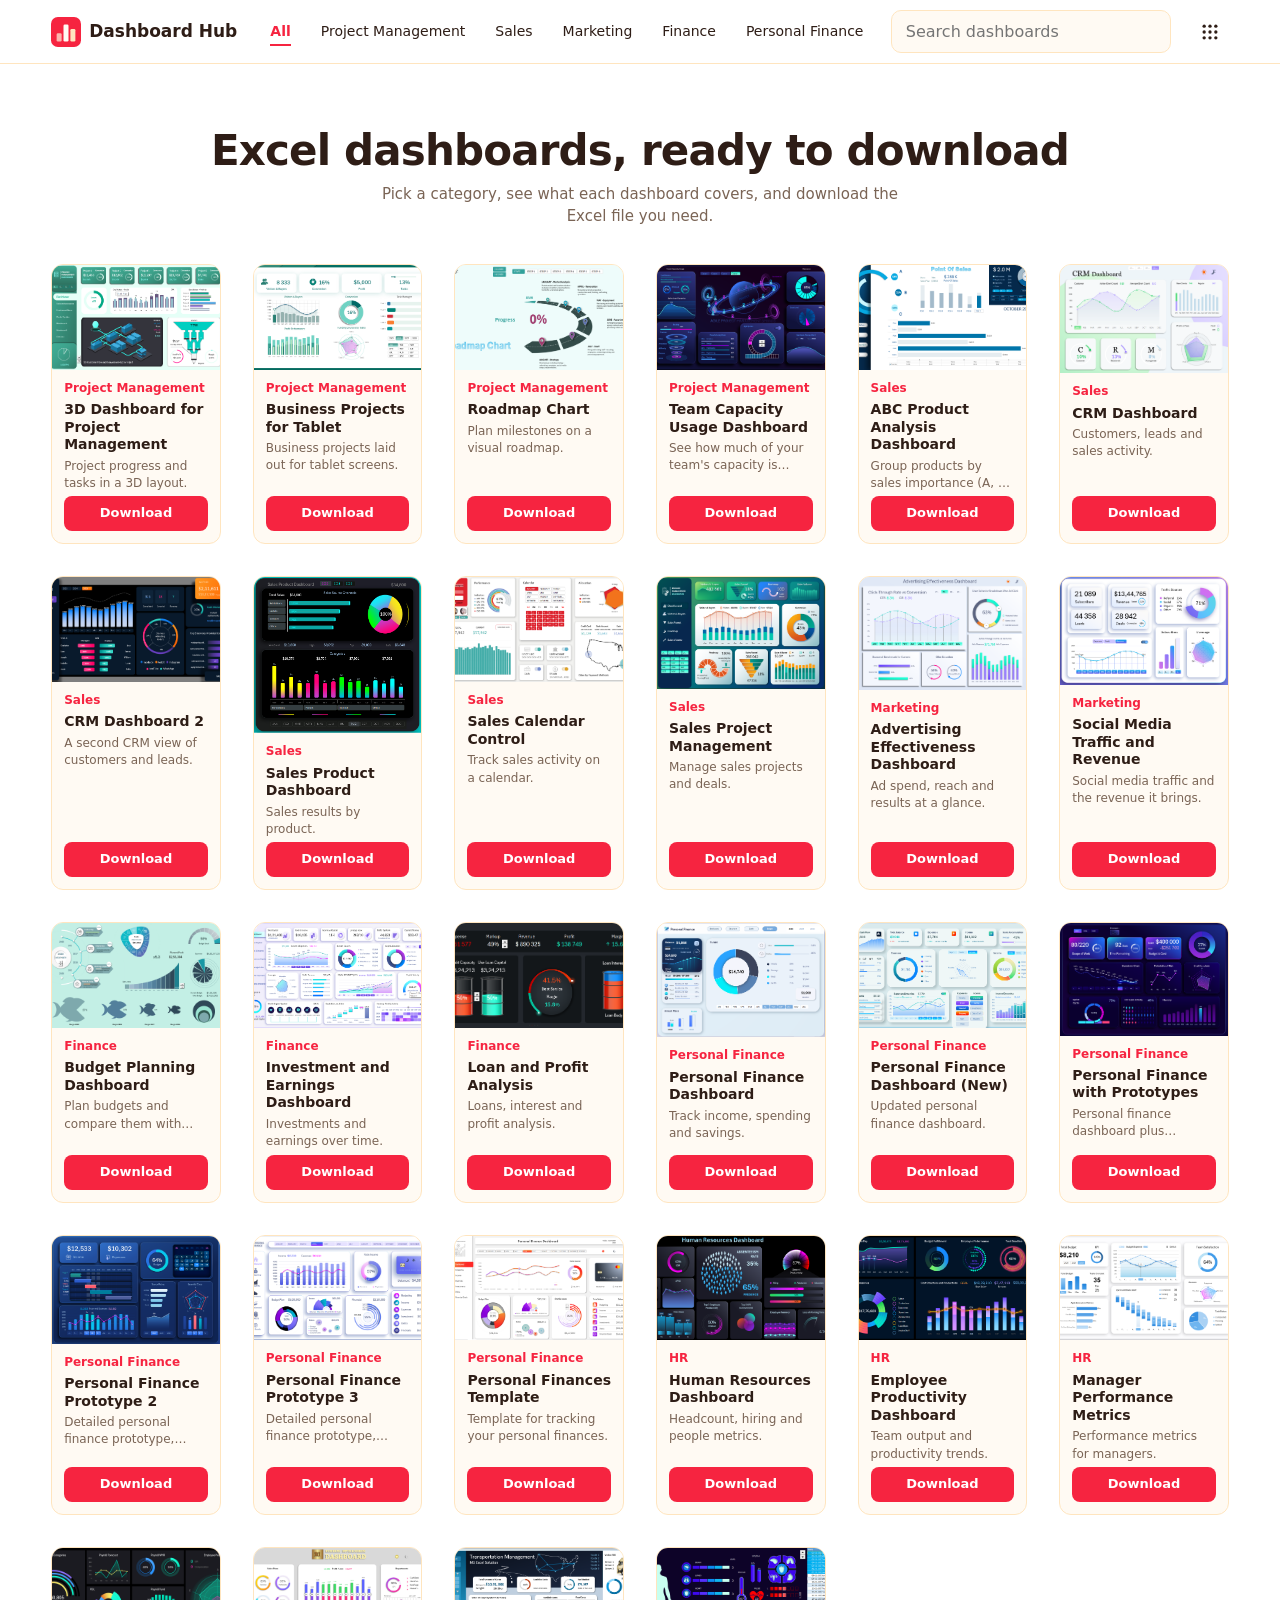
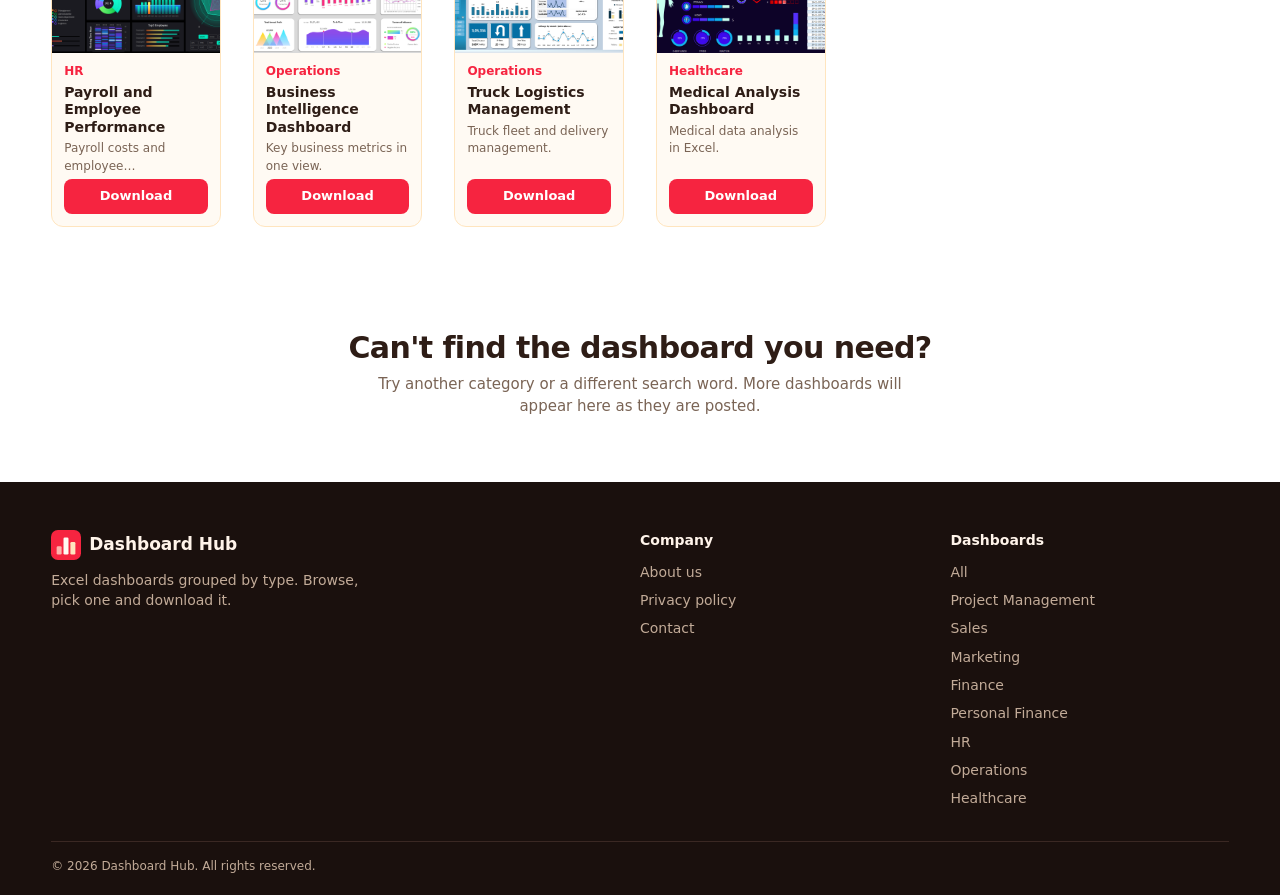
<file: index.html>
<!DOCTYPE html>
<html lang="en">
<head>
  <meta charset="utf-8">
  <meta name="viewport" content="width=device-width, initial-scale=1">
  <title>Dashboard Hub</title>
  <meta name="description" content="Browse and download Excel dashboards by category.">
  <meta name="theme-color" content="#F62440">
  <link rel="icon" href="assets/favicon.svg" type="image/svg+xml">
  <link rel="stylesheet" href="css/style.css">
</head>
<body>
  <!-- Sticky top bar: brand, category tabs (built by js/app.js), search, menu.
       On phones the tabs move into the menu and search becomes an icon. -->
  <header class="bar">
    <a class="brand" href="#All"><img src="assets/logo.svg" alt="" width="30" height="30"><span>Dashboard Hub</span></a>
    <nav id="tabs" class="tabs" aria-label="Dashboard categories"></nav>

    <div id="search-wrap" class="search">
      <input id="search" type="search" placeholder="Search dashboards" aria-label="Search dashboards">
      <button id="search-close" class="icon-btn search-close" type="button" aria-label="Close search">
        <svg viewBox="0 0 24 24" width="20" height="20" fill="none" stroke="currentColor" stroke-width="2" stroke-linecap="round" aria-hidden="true"><path d="M6 6l12 12M18 6 6 18"/></svg>
      </button>
    </div>
    <button id="search-btn" class="icon-btn search-btn" type="button" aria-label="Search dashboards">
      <svg viewBox="0 0 24 24" width="20" height="20" fill="none" stroke="currentColor" stroke-width="2" stroke-linecap="round" aria-hidden="true"><circle cx="11" cy="11" r="7"/><path d="m20 20-4-4"/></svg>
    </button>

    <div class="menu-wrap">
      <button id="menu-btn" class="icon-btn" type="button" aria-label="Open menu" aria-haspopup="true" aria-expanded="false" aria-controls="menu">
        <svg viewBox="0 0 24 24" width="20" height="20" fill="currentColor" aria-hidden="true">
          <circle cx="5" cy="5" r="2"/><circle cx="12" cy="5" r="2"/><circle cx="19" cy="5" r="2"/>
          <circle cx="5" cy="12" r="2"/><circle cx="12" cy="12" r="2"/><circle cx="19" cy="12" r="2"/>
          <circle cx="5" cy="19" r="2"/><circle cx="12" cy="19" r="2"/><circle cx="19" cy="19" r="2"/>
        </svg>
      </button>
      <div id="menu" class="menu" hidden>
        <div id="menu-tabs" class="menu-tabs"></div>
        <button id="theme" class="menu-item" type="button" role="switch" aria-checked="false">
          <span>Dark theme</span><span class="switch"></span>
        </button>
        <!-- Add more menu items here, for example:
             <a class="menu-item" href="settings.html">Settings</a> -->
      </div>
    </div>
  </header>

  <main>
    <!-- Top heading and paragraph (edit the text freely) -->
    <section class="hero">
      <h1>Excel dashboards, ready to download</h1>
      <p>Pick a category, see what each dashboard covers, and download the Excel file you need.</p>
    </section>

    <section id="grid" class="grid" aria-live="polite"></section>

    <!-- Closing heading and paragraph (edit the text freely) -->
    <section class="hero hero-end">
      <h2>Can't find the dashboard you need?</h2>
      <p>Try another category or a different search word. More dashboards will appear here as they are posted.</p>
    </section>
  </main>

  <!-- Footer: styled as the opposite of the page theme on purpose (dark on light, light on dark) -->
  <footer class="foot">
    <div class="foot-grid">
      <div class="foot-brand">
        <a class="brand" href="#All"><img src="assets/logo.svg" alt="" width="30" height="30"><span>Dashboard Hub</span></a>
        <p>Excel dashboards grouped by type. Browse, pick one and download it.</p>
      </div>
      <nav aria-label="Company">
        <h3>Company</h3>
        <a href="about.html">About us</a>
        <a href="privacy.html">Privacy policy</a>
        <a href="mailto:hello@example.com">Contact</a>
      </nav>
      <nav aria-label="Dashboard categories" id="foot-cats">
        <h3>Dashboards</h3>
      </nav>
    </div>
    <p class="foot-note">&copy; <span id="year"></span> Dashboard Hub. All rights reserved.</p>
  </footer>

  <!-- Large preview: opens when a card's picture is tapped. Circle arrows or the left/right keys move between dashboards. -->
  <dialog id="preview" class="preview">
    <div class="preview-body">
      <div id="preview-stage" class="preview-stage">
        <img id="preview-img" alt="">
        <div id="preview-empty" class="preview-empty"></div>
        <button id="preview-prev" class="arrow arrow-prev" type="button" aria-label="Previous dashboard">
          <svg viewBox="0 0 24 24" width="22" height="22" fill="none" stroke="currentColor" stroke-width="2.2" stroke-linecap="round" stroke-linejoin="round" aria-hidden="true"><path d="M15 5l-7 7 7 7"/></svg>
        </button>
        <button id="preview-next" class="arrow arrow-next" type="button" aria-label="Next dashboard">
          <svg viewBox="0 0 24 24" width="22" height="22" fill="none" stroke="currentColor" stroke-width="2.2" stroke-linecap="round" stroke-linejoin="round" aria-hidden="true"><path d="M9 5l7 7-7 7"/></svg>
        </button>
      </div>
      <div class="preview-bar">
        <strong id="preview-title"></strong>
        <a id="preview-dl" class="dl" href="#" download autofocus>Download</a>
        <button id="preview-close" class="icon-btn" type="button" aria-label="Close preview">
          <svg viewBox="0 0 24 24" width="20" height="20" fill="none" stroke="currentColor" stroke-width="2" stroke-linecap="round" aria-hidden="true"><path d="M6 6l12 12M18 6 6 18"/></svg>
        </button>
      </div>
    </div>
  </dialog>

  <script src="js/data.js"></script>
  <script src="js/app.js"></script>
</body>
</html>
</file>
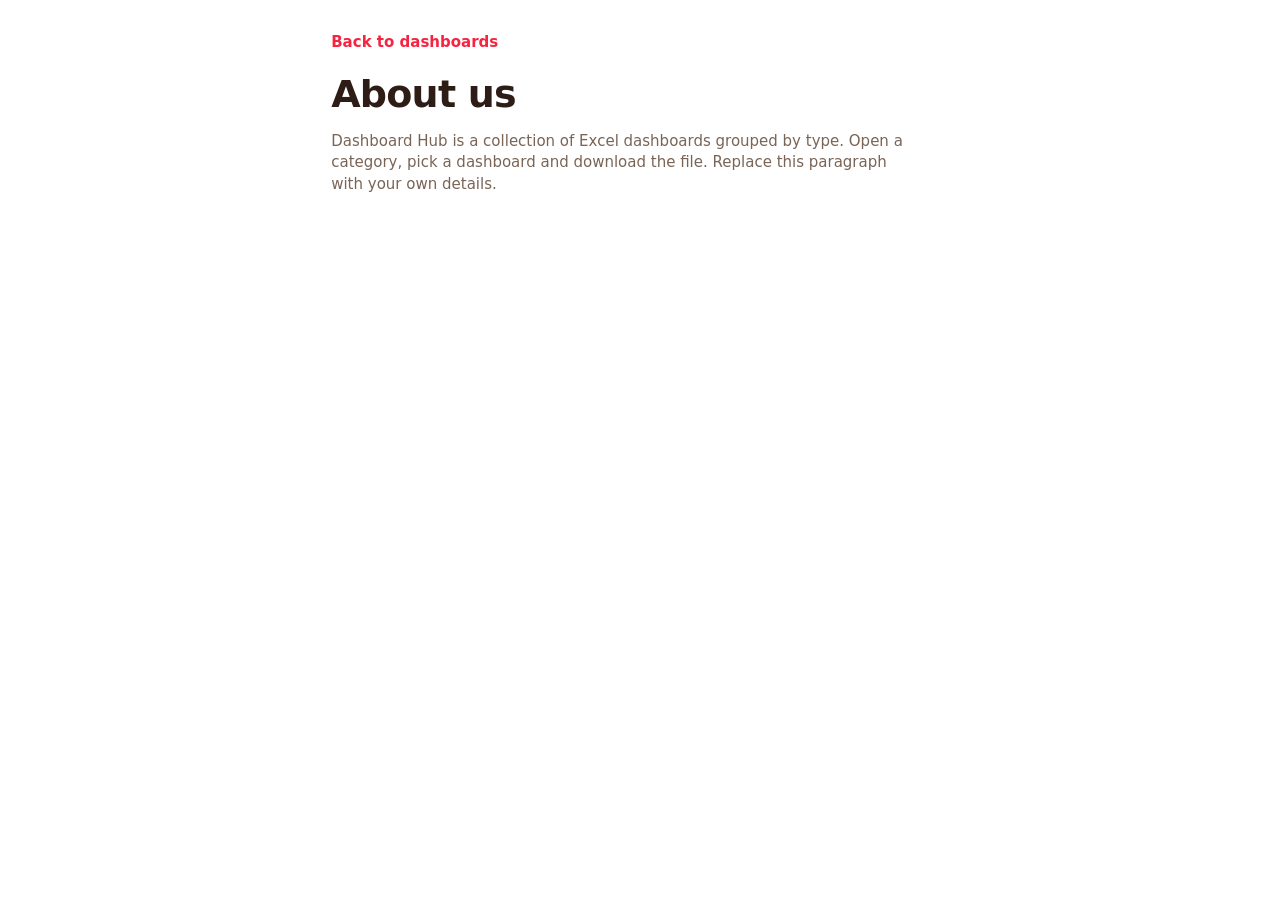
<file: about.html>
<!DOCTYPE html>
<html lang="en">
<head>
  <meta charset="utf-8">
  <meta name="viewport" content="width=device-width, initial-scale=1">
  <title>About us - Dashboard Hub</title>
  <link rel="icon" href="assets/favicon.svg" type="image/svg+xml">
  <link rel="stylesheet" href="css/style.css">
  <script>try { var t = localStorage.getItem("theme"); if (t) document.documentElement.dataset.theme = t; } catch (e) {}</script>
</head>
<body>
  <main class="doc">
    <a class="back" href="index.html">Back to dashboards</a>
    <h1>About us</h1>
    <p>Dashboard Hub is a collection of Excel dashboards grouped by type. Open a category, pick a dashboard and download the file. Replace this paragraph with your own details.</p>
  </main>
</body>
</html>
</file>
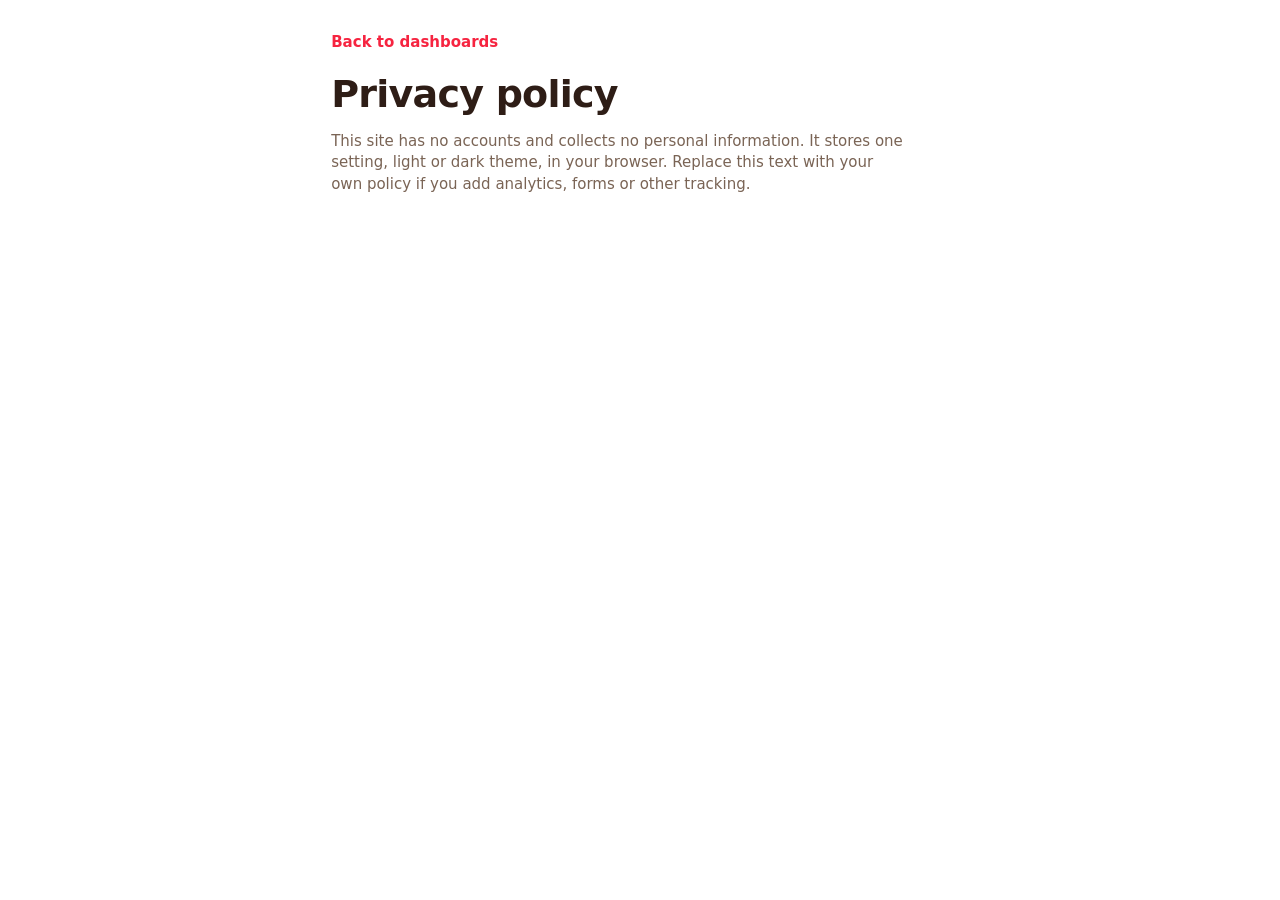
<file: privacy.html>
<!DOCTYPE html>
<html lang="en">
<head>
  <meta charset="utf-8">
  <meta name="viewport" content="width=device-width, initial-scale=1">
  <title>Privacy policy - Dashboard Hub</title>
  <link rel="icon" href="assets/favicon.svg" type="image/svg+xml">
  <link rel="stylesheet" href="css/style.css">
  <script>try { var t = localStorage.getItem("theme"); if (t) document.documentElement.dataset.theme = t; } catch (e) {}</script>
</head>
<body>
  <main class="doc">
    <a class="back" href="index.html">Back to dashboards</a>
    <h1>Privacy policy</h1>
    <p>This site has no accounts and collects no personal information. It stores one setting, light or dark theme, in your browser. Replace this text with your own policy if you add analytics, forms or other tracking.</p>
  </main>
</body>
</html>
</file>
<file: css/style.css>
/* ==========================================================
   Dashboard Hub - style.css
   1. Theme tokens   2. Base   3. Header, tabs, menu
   4. Hero           5. Grid and cards   6. Column counts
   ========================================================== */

/* 1. Theme tokens. Light is default; dark follows the device or the menu toggle. */
:root {
  --bg: #FFFFFF;
  --bar: rgba(255, 255, 255, .92);
  --surface: #FFFAF3;       /* card background */
  --thumb: #FFF2DB;         /* preview area and hover fills */
  --line: #FFE5BF;          /* borders */
  --accent: #F62440;
  --on-accent: #FFFFFF;
  --text: #2E1D16;
  --muted: #7A6455;
  --foot-bg: #1A100D; --foot-text: #FFF4EA; --foot-muted: #C2AB98; --foot-line: #3A2823; --foot-accent: #FF5A70;  /* footer: dark on the light theme */
  --page-glow: none;
  --card-glow: 0 6px 18px rgba(246, 36, 64, .12);
  --gap: 32px;                          /* space between cards */
  --edge: clamp(20px, 4vw, 72px);       /* space at far left and right */
}
@media (prefers-color-scheme: dark) {
  :root:not([data-theme="light"]) {
    --bg: #000000; --bar: rgba(0, 0, 0, .85); --surface: #0D0D0E; --thumb: #1A0E11; --line: #2B1A1E;
    --accent: #FF3D58; --on-accent: #000000;
    --foot-bg: #FFFAF3; --foot-text: #2E1D16; --foot-muted: #7A6455; --foot-line: #FFE5BF; --foot-accent: #F62440;  /* footer: light on the dark theme */ --text: #FFF4EA; --muted: #BBA79B;
    --page-glow: radial-gradient(ellipse 70% 45% at 50% -12%, rgba(246, 36, 64, .28), transparent 70%);
    --card-glow: 0 0 26px rgba(246, 36, 64, .25);
  }
}
:root[data-theme="dark"] {
  --bg: #000000; --bar: rgba(0, 0, 0, .85); --surface: #0D0D0E; --thumb: #1A0E11; --line: #2B1A1E;
  --accent: #FF3D58; --on-accent: #000000;
    --foot-bg: #FFFAF3; --foot-text: #2E1D16; --foot-muted: #7A6455; --foot-line: #FFE5BF; --foot-accent: #F62440;  /* footer: light on the dark theme */ --text: #FFF4EA; --muted: #BBA79B;
  --page-glow: radial-gradient(ellipse 70% 45% at 50% -12%, rgba(246, 36, 64, .28), transparent 70%);
  --card-glow: 0 0 26px rgba(246, 36, 64, .25);
}

/* 2. Base */
* { box-sizing: border-box; }
body {
  margin: 0; background: var(--bg); color: var(--text);
  font: 15px/1.45 system-ui, -apple-system, "Segoe UI", Roboto, sans-serif;
}
body::before { content: ""; position: fixed; inset: 0; z-index: -1; pointer-events: none; background: var(--page-glow); } /* red glow (dark theme only) */
:focus-visible { outline: 2px solid var(--accent); outline-offset: 2px; }

/* 3. Header, tabs, menu */
.bar {
  position: sticky; top: 0; z-index: 5; display: flex; align-items: center; gap: 20px;
  padding: 10px var(--edge); background: var(--bar); backdrop-filter: blur(10px);
  border-bottom: 1px solid var(--line);
}
.brand { display: flex; align-items: center; gap: 8px; color: var(--text); text-decoration: none; font-weight: 700; font-size: 17px; white-space: nowrap; }
.tabs { flex: 1; min-width: 0; display: flex; gap: 4px; overflow-x: auto; scrollbar-width: none; }
.tabs::-webkit-scrollbar { display: none; }
.tab {
  flex: none; cursor: pointer; padding: 7px 12px; font: inherit; font-size: 14px; color: var(--text);
  background-color: transparent; border: 1px solid transparent; border-radius: 8px;
}
.tab:hover { background-color: var(--thumb); border-color: var(--line); } /* fill and border appear on hover only */
.tab.active { color: var(--accent); font-weight: 600; background-image: linear-gradient(var(--accent), var(--accent)); background-repeat: no-repeat; background-position: 12px calc(100% - 3px); background-size: calc(100% - 24px) 2px; }

.menu-wrap { position: relative; }
.icon-btn { display: grid; place-items: center; width: 38px; height: 38px; cursor: pointer; color: var(--text); background: none; border: 1px solid transparent; border-radius: 10px; }
.icon-btn:hover, .icon-btn[aria-expanded="true"] { background: var(--thumb); border-color: var(--line); }
.search-btn, .search-close { display: none; }  /* shown on phones only */
.menu { max-height: calc(100vh - 90px); overflow-y: auto; position: absolute; right: 0; top: calc(100% + 10px); min-width: 220px; padding: 6px; background: var(--bg); border: 1px solid var(--line); border-radius: 12px; box-shadow: 0 12px 32px rgba(0, 0, 0, .2); }
.menu[hidden] { display: none; }
.menu-tabs:not(:empty) { margin-bottom: 6px; padding-bottom: 6px; border-bottom: 1px solid var(--line); }
.menu .tabs { flex-direction: column; gap: 2px; overflow: visible; }
.menu .tab { width: 100%; padding: 10px; text-align: left; }
.menu .tab.active { background-position: 0 50%; background-size: 3px 60%; }  /* accent bar on the left */
.menu-item { display: flex; align-items: center; justify-content: space-between; gap: 12px; width: 100%; padding: 10px; font: inherit; color: var(--text); text-decoration: none; text-align: left; background: none; border: 0; border-radius: 8px; cursor: pointer; }
.menu-item:hover { background: var(--thumb); }
.switch { position: relative; flex: none; width: 36px; height: 20px; border-radius: 99px; background: var(--line); }
.switch::after { content: ""; position: absolute; top: 2px; left: 2px; width: 16px; height: 16px; border-radius: 50%; background: var(--muted); transition: left .15s; }
[aria-checked="true"] > .switch { background: var(--accent); }
[aria-checked="true"] > .switch::after { left: 18px; background: var(--on-accent); }

/* 4. Hero (centered heading and paragraph), closing note, search field in the top bar */
.hero { padding: clamp(32px, 6vw, 64px) var(--edge) 8px; text-align: center; }
.hero h1, .hero h2 { margin: 0 0 10px; font-size: clamp(26px, 4vw, 42px); line-height: 1.1; letter-spacing: -.02em; }
.hero p { margin: 0 auto; max-width: 56ch; color: var(--muted); }
.hero-end { padding: clamp(32px, 6vw, 64px) var(--edge); }
.hero-end h2 { font-size: clamp(22px, 3vw, 30px); }
.search { flex: 0 1 280px; min-width: 150px; display: flex; align-items: center; gap: 8px; }
#search { flex: 1; min-width: 0; padding: 9px 14px; font: inherit; font-size: 16px; /* 16px stops iPhones zooming in */ color: var(--text); background: var(--surface); border: 1px solid var(--line); border-radius: 10px; }

/* 5. Grid and cards */
.grid { display: grid; gap: var(--gap); padding: 28px var(--edge) 40px; grid-template-columns: repeat(2, 1fr); }
.card { display: flex; flex-direction: column; background: var(--surface); border: 1px solid var(--line); border-radius: 12px; overflow: hidden; transition: box-shadow .15s, border-color .15s; }
.card:hover { border-color: var(--accent); box-shadow: var(--card-glow); }
.thumb { aspect-ratio: 16 / 10; display: grid; place-items: center; background: var(--thumb); }
.thumb img { width: 100%; height: 100%; object-fit: cover; object-position: top; }
.thumb.has-img { cursor: zoom-in; }  /* set by app.js once a preview image loads */
.thumb svg { width: 46%; color: var(--accent); }
.info { display: flex; flex: 1; flex-direction: column; gap: 4px; padding: 10px 12px 12px; }
.cat { font-size: 12px; color: var(--accent); font-weight: 600; }
.card h3 { margin: 0; font-size: 14px; line-height: 1.25; }
.desc { margin: 0; font-size: 12px; color: var(--muted); display: -webkit-box; -webkit-line-clamp: 2; -webkit-box-orient: vertical; overflow: hidden; }
.upd { font-size: 11px; color: var(--muted); }
.dl { margin-top: auto; padding: 8px; text-align: center; text-decoration: none; font-weight: 600; font-size: 13px; color: var(--on-accent); background: var(--accent); border-radius: 8px; }
.dl:hover { filter: brightness(1.1); }
.empty { grid-column: 1 / -1; padding: 40px 0; text-align: center; color: var(--muted); }

/* 6. Columns: 2 phones, 3 tablets, 4 small laptops, 6 laptops, 8 large screens */
/* Phones (700px and under): header is brand + search icon + menu. Tabs live in the menu.
   The search field opens full width over the top bar (body.searching, set in app.js). */
@media (max-width: 700px) {
  .bar { gap: 6px; }
  .search-btn { display: grid; margin-left: auto; }
  #search-wrap { display: none; }
  body.searching #search-wrap { display: flex; position: absolute; inset: 0; z-index: 2; max-width: none; padding: 0 var(--edge); background: var(--bg); }
  body.searching .search-close { display: grid; }
}
@media (min-width: 600px)  { .grid { grid-template-columns: repeat(3, 1fr); } }
@media (min-width: 820px)  { .grid { grid-template-columns: repeat(4, 1fr); } }
@media (min-width: 1100px) { .grid { grid-template-columns: repeat(6, 1fr); } }
@media (min-width: 1700px) { .grid { grid-template-columns: repeat(8, 1fr); } }

/* 7. Footer: deliberately the opposite of the page theme so it stands apart */
.foot { padding: clamp(28px, 4vw, 48px) var(--edge) 20px; background: var(--foot-bg); color: var(--foot-text); }
.foot-grid { display: grid; grid-template-columns: 2fr 1fr 1fr; gap: 32px; }
.foot .brand { color: var(--foot-text); }
.foot p { margin: 10px 0 0; max-width: 36ch; color: var(--foot-muted); font-size: 14px; }
.foot nav { display: flex; flex-direction: column; align-items: flex-start; gap: 8px; }
.foot h3 { margin: 0 0 4px; font-size: 14px; }
.foot nav a { color: var(--foot-muted); text-decoration: none; font-size: 14px; }
.foot nav a:hover { color: var(--foot-accent); text-decoration: underline; }
.foot .foot-note { margin-top: 32px; padding-top: 16px; max-width: none; border-top: 1px solid var(--foot-line); font-size: 12px; }
@media (max-width: 700px) { .foot-grid { grid-template-columns: 1fr 1fr; } .foot-brand { grid-column: 1 / -1; } }

/* 8. Plain pages (about.html, privacy.html) */
.doc { max-width: 720px; margin: 0 auto; padding: 32px var(--edge) 64px; }
.doc .back { color: var(--accent); font-weight: 600; text-decoration: none; }
.doc h1 { margin: 20px 0 12px; font-size: clamp(26px, 4vw, 38px); line-height: 1.1; letter-spacing: -.02em; }
.doc p { max-width: 60ch; color: var(--muted); }

/* 9. Large preview (dialog) */
.preview { width: min(1100px, 94vw); max-height: 92vh; padding: 0; overflow: auto; color: var(--text); background: var(--bg); border: 1px solid var(--line); border-radius: 14px; }
.preview::backdrop { background: rgba(0, 0, 0, .75); }
.preview-body { padding: 12px; }
.preview-stage { position: relative; display: grid; place-items: center; width: 100%; aspect-ratio: 16 / 10; max-height: 72vh; overflow: hidden; border-radius: 8px; background: var(--thumb); }
.preview-stage img { width: 100%; height: 100%; object-fit: contain; }
.preview-empty { display: none; justify-items: center; gap: 8px; color: var(--muted); font-size: 14px; }  /* shown when a dashboard has no picture yet */
.preview-empty svg { width: 64px; color: var(--accent); }
.preview-stage.no-img img { display: none; }
.preview-stage.no-img .preview-empty { display: grid; }
.arrow { position: absolute; top: 50%; transform: translateY(-50%); display: grid; place-items: center; width: 42px; height: 42px; padding: 0; cursor: pointer; color: #fff; background: rgba(0, 0, 0, .35); border: 1px solid rgba(255, 255, 255, .4); border-radius: 50%; backdrop-filter: blur(4px); }
.arrow:hover { background: rgba(0, 0, 0, .65); }
.arrow[hidden] { display: none; }
.arrow-prev { left: 10px; }
.arrow-next { right: 10px; }
.preview-bar { display: flex; align-items: center; gap: 12px; margin-top: 12px; }
.preview-bar strong { flex: 1; min-width: 0; font-size: 15px; }
.preview .dl { margin: 0; padding: 8px 18px; }
</file>
